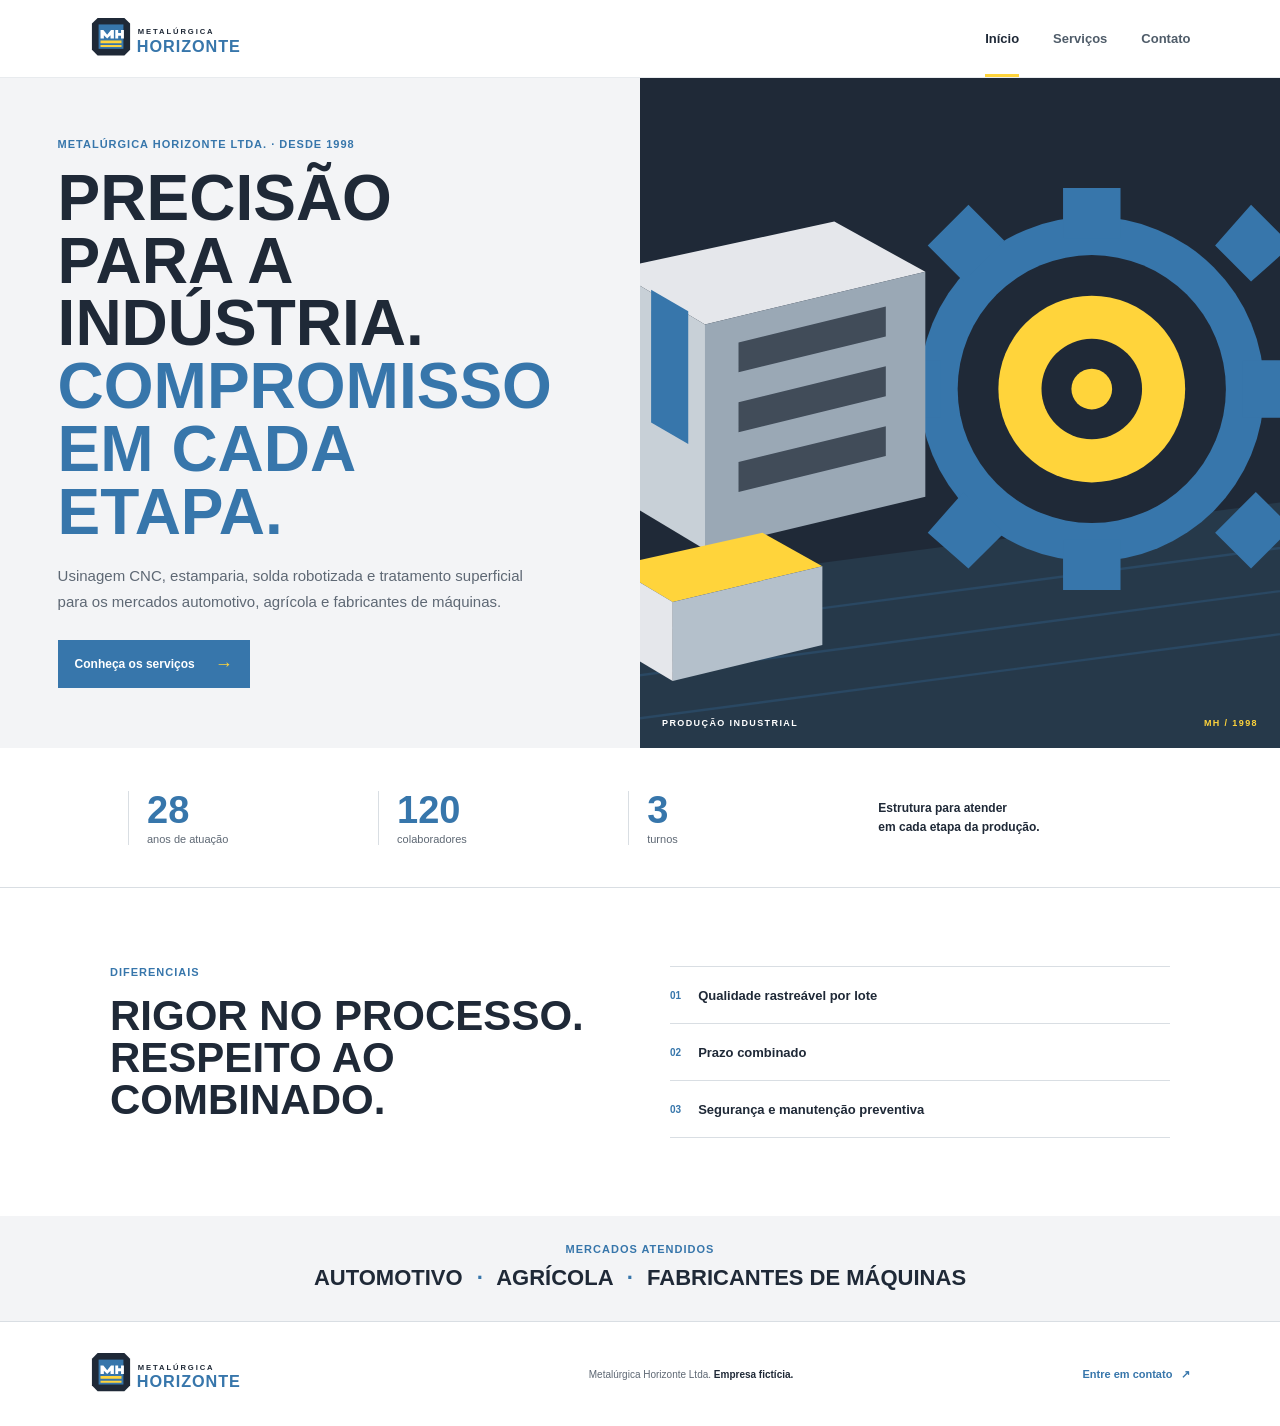
<file: index.html>
<!doctype html>
<html lang="pt-BR">
<head>
  <meta charset="utf-8">
  <meta name="viewport" content="width=device-width, initial-scale=1">
  <meta name="description" content="Metalúrgica Horizonte Ltda.: usinagem CNC, estamparia, solda robotizada e tratamento superficial desde 1998.">
  <title>Início | Metalúrgica Horizonte Ltda.</title>
  <link rel="icon" href="favicon.svg" type="image/svg+xml">
  <link rel="stylesheet" href="styles.css">
</head>
<body>
  <header class="site-header">
    <a class="wordmark" href="index.html" aria-label="Metalúrgica Horizonte, início"><img src="logo.svg" alt="Metalúrgica Horizonte"></a>
    <nav aria-label="Navegação principal">
      <a href="index.html" aria-current="page">Início</a>
      <a href="servicos.html">Serviços</a>
      <a href="contato.html">Contato</a>
    </nav>
  </header>
  <main>
    <section class="home-hero">
      <div class="hero-copy">
        <p class="eyebrow">Metalúrgica Horizonte Ltda. <span>·</span> Desde 1998</p>
        <h1>Precisão para a indústria.<br><span>Compromisso em cada etapa.</span></h1>
        <p>Usinagem CNC, estamparia, solda robotizada e tratamento superficial para os mercados automotivo, agrícola e fabricantes de máquinas.</p>
        <a class="button" href="servicos.html">Conheça os serviços <span aria-hidden="true">→</span></a>
      </div>
      <div class="hero-art">
        <img src="industria.svg" alt="Ilustração original de peças metálicas usinadas e uma engrenagem">
        <span class="art-label">PRODUÇÃO INDUSTRIAL <b>MH / 1998</b></span>
      </div>
    </section>
    <section class="numbers" aria-label="Metalúrgica Horizonte em números">
      <div><strong>28</strong><span>anos de atuação</span></div>
      <div><strong>120</strong><span>colaboradores</span></div>
      <div><strong>3</strong><span>turnos</span></div>
      <p>Estrutura para atender<br>em cada etapa da produção.</p>
    </section>
    <section class="home-details content-width">
      <div class="section-title"><p class="eyebrow">Diferenciais</p><h2>Rigor no processo.<br>Respeito ao combinado.</h2></div>
      <ul class="feature-list">
        <li><span>01</span>Qualidade rastreável por lote</li>
        <li><span>02</span>Prazo combinado</li>
        <li><span>03</span>Segurança e manutenção preventiva</li>
      </ul>
    </section>
    <section class="markets"><p class="eyebrow">Mercados atendidos</p><p>Automotivo <span>·</span> Agrícola <span>·</span> Fabricantes de máquinas</p></section>
  </main>
  <footer class="site-footer"><a class="wordmark" href="index.html" aria-label="Metalúrgica Horizonte, início"><img src="logo.svg" alt="Metalúrgica Horizonte"></a><p>Metalúrgica Horizonte Ltda. <strong>Empresa fictícia.</strong></p><a href="contato.html">Entre em contato <span aria-hidden="true">↗</span></a></footer>
</body>
</html>
</file>
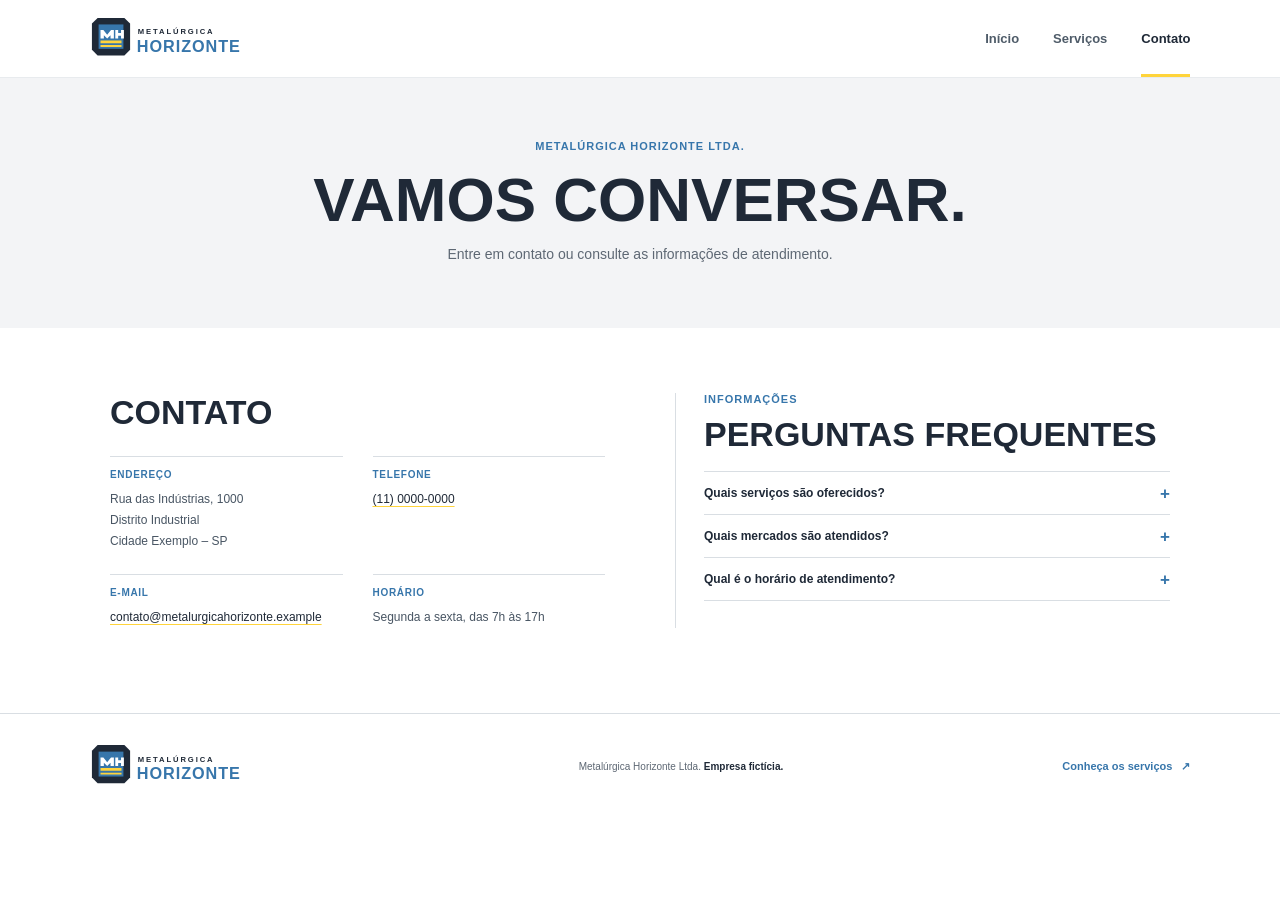
<file: contato.html>
<!doctype html>
<html lang="pt-BR">
<head>
  <meta charset="utf-8">
  <meta name="viewport" content="width=device-width, initial-scale=1">
  <meta name="description" content="Endereço, telefone, e-mail e horário de atendimento da Metalúrgica Horizonte Ltda., em Cidade Exemplo, SP.">
  <title>Contato | Metalúrgica Horizonte Ltda.</title>
  <link rel="icon" href="favicon.svg" type="image/svg+xml">
  <link rel="stylesheet" href="styles.css">
</head>
<body>
  <header class="site-header">
    <a class="wordmark" href="index.html" aria-label="Metalúrgica Horizonte, início"><img src="logo.svg" alt="Metalúrgica Horizonte"></a>
    <nav aria-label="Navegação principal">
      <a href="index.html">Início</a>
      <a href="servicos.html">Serviços</a>
      <a href="contato.html" aria-current="page">Contato</a>
    </nav>
  </header>
  <main>
    <section class="page-heading">
      <p class="eyebrow">Metalúrgica Horizonte Ltda.</p>
      <h1>Vamos conversar.</h1>
      <p>Entre em contato ou consulte as informações de atendimento.</p>
    </section>
    <section class="contact-layout content-width">
      <div class="contact-info">
        <h2>Contato</h2>
        <dl>
          <div><dt>Endereço</dt><dd>Rua das Indústrias, 1000<br>Distrito Industrial<br>Cidade Exemplo – SP</dd></div>
          <div><dt>Telefone</dt><dd><a href="tel:+551100000000">(11) 0000-0000</a></dd></div>
          <div><dt>E-mail</dt><dd><a href="mailto:contato@metalurgicahorizonte.example">contato@metalurgicahorizonte.example</a></dd></div>
          <div><dt>Horário</dt><dd>Segunda a sexta, das 7h às 17h</dd></div>
        </dl>
      </div>
      <aside class="faq" aria-labelledby="faq-title">
        <p class="eyebrow">Informações</p>
        <h2 id="faq-title">Perguntas frequentes</h2>
        <details><summary>Quais serviços são oferecidos?</summary><p>Usinagem CNC, estamparia, solda robotizada MIG/MAG, pintura eletrostática a pó e zincagem.</p></details>
        <details><summary>Quais mercados são atendidos?</summary><p>Automotivo, agrícola e fabricantes de máquinas.</p></details>
        <details><summary>Qual é o horário de atendimento?</summary><p>De segunda a sexta, das 7h às 17h.</p></details>
      </aside>
    </section>
  </main>
  <footer class="site-footer"><a class="wordmark" href="index.html" aria-label="Metalúrgica Horizonte, início"><img src="logo.svg" alt="Metalúrgica Horizonte"></a><p>Metalúrgica Horizonte Ltda. <strong>Empresa fictícia.</strong></p><a href="servicos.html">Conheça os serviços <span aria-hidden="true">↗</span></a></footer>
</body>
</html>
</file>
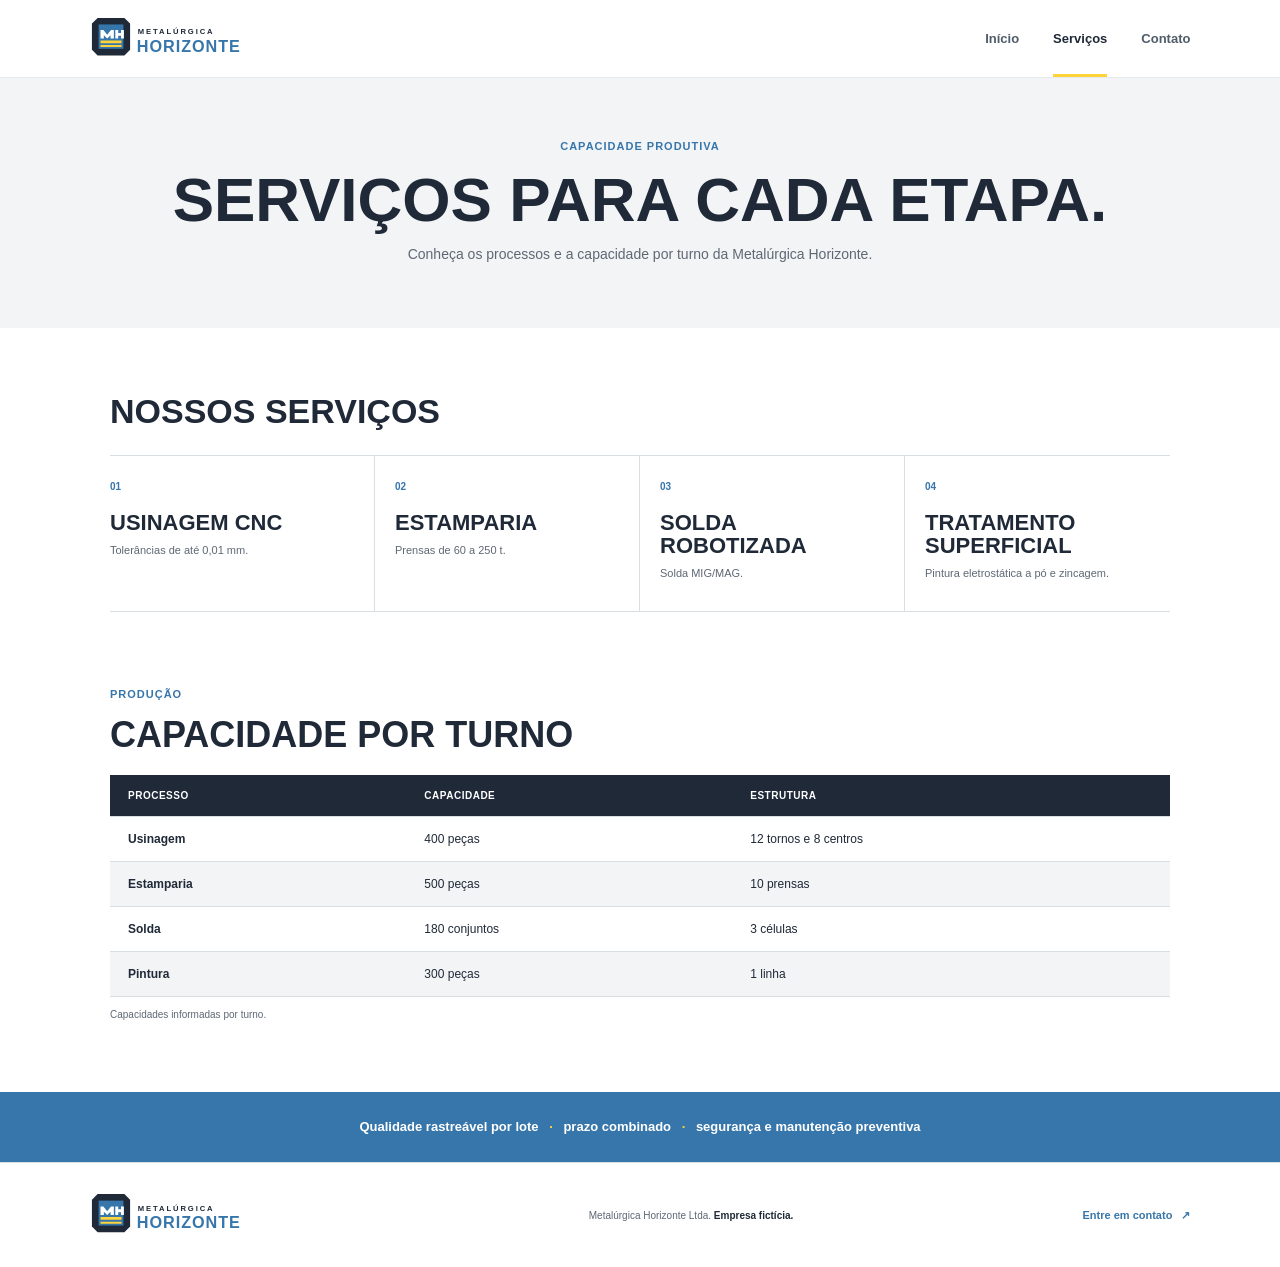
<file: servicos.html>
<!doctype html>
<html lang="pt-BR">
<head>
  <meta charset="utf-8">
  <meta name="viewport" content="width=device-width, initial-scale=1">
  <meta name="description" content="Serviços de usinagem CNC, estamparia, solda robotizada MIG/MAG e tratamento superficial da Metalúrgica Horizonte.">
  <title>Serviços | Metalúrgica Horizonte Ltda.</title>
  <link rel="icon" href="favicon.svg" type="image/svg+xml">
  <link rel="stylesheet" href="styles.css">
</head>
<body>
  <header class="site-header">
    <a class="wordmark" href="index.html" aria-label="Metalúrgica Horizonte, início"><img src="logo.svg" alt="Metalúrgica Horizonte"></a>
    <nav aria-label="Navegação principal">
      <a href="index.html">Início</a>
      <a href="servicos.html" aria-current="page">Serviços</a>
      <a href="contato.html">Contato</a>
    </nav>
  </header>
  <main>
    <section class="page-heading">
      <p class="eyebrow">Capacidade produtiva</p>
      <h1>Serviços para cada etapa.</h1>
      <p>Conheça os processos e a capacidade por turno da Metalúrgica Horizonte.</p>
    </section>
    <section class="services content-width" aria-labelledby="services-title">
      <h2 id="services-title">Nossos serviços</h2>
      <div class="service-grid">
        <article><span>01</span><h3>Usinagem CNC</h3><p>Tolerâncias de até 0,01 mm.</p></article>
        <article><span>02</span><h3>Estamparia</h3><p>Prensas de 60 a 250 t.</p></article>
        <article><span>03</span><h3>Solda robotizada</h3><p>Solda MIG/MAG.</p></article>
        <article><span>04</span><h3>Tratamento superficial</h3><p>Pintura eletrostática a pó e zincagem.</p></article>
      </div>
    </section>
    <section class="capacity content-width" aria-labelledby="capacity-title">
      <div class="section-title"><p class="eyebrow">Produção</p><h2 id="capacity-title">Capacidade por turno</h2></div>
      <div class="table-scroll" tabindex="0" role="region" aria-label="Tabela de capacidade por turno">
        <table>
          <thead><tr><th scope="col">Processo</th><th scope="col">Capacidade</th><th scope="col">Estrutura</th></tr></thead>
          <tbody>
            <tr><th scope="row">Usinagem</th><td>400 peças</td><td>12 tornos e 8 centros</td></tr>
            <tr><th scope="row">Estamparia</th><td>500 peças</td><td>10 prensas</td></tr>
            <tr><th scope="row">Solda</th><td>180 conjuntos</td><td>3 células</td></tr>
            <tr><th scope="row">Pintura</th><td>300 peças</td><td>1 linha</td></tr>
          </tbody>
        </table>
      </div>
      <p class="table-note">Capacidades informadas por turno.</p>
    </section>
    <section class="service-note"><p>Qualidade rastreável por lote <span>·</span> prazo combinado <span>·</span> segurança e manutenção preventiva</p></section>
  </main>
  <footer class="site-footer"><a class="wordmark" href="index.html" aria-label="Metalúrgica Horizonte, início"><img src="logo.svg" alt="Metalúrgica Horizonte"></a><p>Metalúrgica Horizonte Ltda. <strong>Empresa fictícia.</strong></p><a href="contato.html">Entre em contato <span aria-hidden="true">↗</span></a></footer>
</body>
</html>
</file>
<file: styles.css>
:root {
  --blue: #3776AB;
  --yellow: #FFD43B;
  --ink: #1F2937;
  --light: #F3F4F6;
  --white: #FFFFFF;
  --muted: #5E6874;
  --line: #D9DEE3;
  --display: "Arial Narrow", "Trebuchet MS", sans-serif;
  --body: "Trebuchet MS", Arial, sans-serif;
}
* { box-sizing: border-box; }
html { scroll-behavior: smooth; }
body { margin: 0; color: var(--ink); background: var(--white); font-family: var(--body); }
a { color: inherit; }
.site-header { min-height: 78px; padding: 0 7%; display: flex; align-items: center; justify-content: space-between; gap: 24px; border-bottom: 1px solid #E8EBEE; }
.wordmark { width: 210px; display: inline-flex; flex: 0 0 auto; text-decoration: none; }
.wordmark img { width: 100%; height: auto; display: block; }
nav { display: flex; align-items: stretch; gap: 34px; align-self: stretch; }
nav a { display: inline-flex; align-items: center; position: relative; color: #4F5C69; font-size: 13px; font-weight: 600; text-decoration: none; }
nav a:hover, nav a[aria-current="page"] { color: var(--ink); }
nav a[aria-current="page"]::after { height: 3px; position: absolute; right: 0; bottom: 0; left: 0; background: var(--yellow); content: ""; }
.home-hero { min-height: 510px; display: grid; grid-template-columns: 1fr 1fr; background: var(--light); }
.hero-copy { max-width: 690px; align-self: center; justify-self: end; padding: 60px 9%; }
.eyebrow { margin: 0 0 17px; color: var(--blue); font-size: 11px; font-weight: 700; letter-spacing: 1px; text-transform: uppercase; }
h1, h2, h3 { margin-top: 0; font-family: var(--display); font-weight: 700; letter-spacing: 0; text-transform: uppercase; }
.hero-copy h1 { margin-bottom: 20px; font-size: clamp(43px, 5vw, 68px); line-height: .98; }
.hero-copy h1 span { color: var(--blue); }
.hero-copy > p:not(.eyebrow) { max-width: 480px; margin-bottom: 26px; color: var(--muted); font-size: 15px; line-height: 1.7; }
.button { min-height: 48px; display: inline-flex; align-items: center; gap: 20px; padding: 0 17px; color: var(--white); background: var(--blue); font-size: 12px; font-weight: 700; text-decoration: none; }
.button:hover { background: var(--ink); }
.button span { color: var(--yellow); font-size: 18px; }
.hero-art { min-height: 510px; position: relative; overflow: hidden; background: var(--ink); }
.hero-art img { width: 100%; height: 100%; position: absolute; inset: 0; object-fit: cover; }
.art-label { position: absolute; right: 22px; bottom: 20px; left: 22px; display: flex; justify-content: space-between; gap: 12px; color: var(--white); font-size: 9px; font-weight: 700; letter-spacing: 1.4px; }
.art-label b { color: var(--yellow); }
.numbers { min-height: 140px; padding: 25px 10%; display: grid; grid-template-columns: repeat(3, 1fr) 1.2fr; align-items: center; gap: 22px; border-bottom: 1px solid var(--line); }
.numbers div { display: flex; flex-direction: column; gap: 4px; padding-left: 18px; border-left: 1px solid var(--line); }
.numbers div strong { color: var(--blue); font: 700 38px/1 var(--display); }
.numbers div span { color: var(--muted); font-size: 11px; }
.numbers > p { margin: 0; color: var(--ink); font-size: 12px; font-weight: 600; line-height: 1.6; }
.content-width { width: min(1060px, 84%); margin: 0 auto; }
.home-details { padding-top: 78px; padding-bottom: 78px; display: grid; grid-template-columns: 1fr 1fr; gap: 60px; }
.section-title h2 { margin: 0; font-size: 42px; line-height: 1; }
.feature-list { margin: 0; padding: 0; list-style: none; border-top: 1px solid var(--line); }
.feature-list li { min-height: 57px; display: flex; align-items: center; gap: 17px; border-bottom: 1px solid var(--line); font-size: 13px; font-weight: 600; }
.feature-list li span { color: var(--blue); font-size: 10px; }
.markets { padding: 27px 8%; text-align: center; background: var(--light); }
.markets .eyebrow { margin-bottom: 8px; }
.markets > p:last-child { margin: 0; font: 700 22px/1.4 var(--display); text-transform: uppercase; }
.markets > p:last-child span { padding: 0 8px; color: var(--blue); }
.page-heading { min-height: 250px; padding: 58px 8%; display: flex; flex-direction: column; align-items: center; justify-content: center; text-align: center; background: var(--light); }
.page-heading h1 { margin: 0 0 12px; font-size: clamp(42px, 5vw, 62px); line-height: 1; }
.page-heading > p:last-child { max-width: 570px; margin: 0; color: var(--muted); font-size: 14px; line-height: 1.65; }
.services { padding-top: 64px; padding-bottom: 58px; }
.services > h2, .contact-info > h2, .faq > h2 { margin-bottom: 24px; font-size: 34px; }
.service-grid { display: grid; grid-template-columns: repeat(4, 1fr); border-top: 1px solid var(--line); border-bottom: 1px solid var(--line); }
.service-grid article { min-height: 155px; padding: 20px; border-right: 1px solid var(--line); }
.service-grid article:first-child { padding-left: 0; }
.service-grid article:last-child { border-right: 0; }
.service-grid article > span { color: var(--blue); font-size: 10px; font-weight: 700; }
.service-grid h3 { margin: 17px 0 8px; font-size: 22px; line-height: 1.05; }
.service-grid p { margin: 0; color: var(--muted); font-size: 11px; line-height: 1.5; }
.capacity { padding-top: 18px; padding-bottom: 72px; }
.capacity .section-title { margin-bottom: 22px; }
.capacity .section-title h2 { font-size: 36px; }
.table-scroll { overflow-x: auto; }
table { width: 100%; border-collapse: collapse; text-align: left; }
th, td { padding: 15px 18px; border-bottom: 1px solid var(--line); font-size: 12px; }
thead th { color: var(--white); background: var(--ink); font-size: 10px; letter-spacing: .5px; text-transform: uppercase; }
tbody th { font-weight: 700; }
tbody tr:nth-child(even) { background: var(--light); }
.table-note { margin: 12px 0 0; color: var(--muted); font-size: 10px; }
.service-note { padding: 24px 8%; color: var(--white); background: var(--blue); text-align: center; }
.service-note p { margin: 0; font-size: 13px; font-weight: 600; line-height: 1.7; }
.service-note span { padding: 0 7px; color: var(--yellow); }
.contact-layout { padding-top: 65px; padding-bottom: 85px; display: grid; grid-template-columns: 1fr 1fr; gap: 70px; }
.contact-info dl { margin: 0; display: grid; grid-template-columns: 1fr 1fr; gap: 22px 30px; }
.contact-info dl > div { padding-top: 12px; border-top: 1px solid var(--line); }
.contact-info dt { margin-bottom: 9px; color: var(--blue); font-size: 10px; font-weight: 700; letter-spacing: .7px; text-transform: uppercase; }
.contact-info dd { margin: 0; color: #485563; font-size: 12px; line-height: 1.75; overflow-wrap: anywhere; }
.contact-info dd a { color: var(--ink); text-decoration-color: var(--yellow); text-underline-offset: 3px; }
.faq { padding-left: 28px; border-left: 1px solid var(--line); }
.faq .eyebrow { margin-bottom: 10px; }
.faq > h2 { margin-bottom: 17px; }
.faq details { border-top: 1px solid var(--line); }
.faq details:last-child { border-bottom: 1px solid var(--line); }
.faq summary { padding: 14px 24px 14px 0; position: relative; cursor: pointer; font-size: 12px; font-weight: 700; list-style: none; }
.faq summary::-webkit-details-marker { display: none; }
.faq summary::after { position: absolute; top: 12px; right: 0; color: var(--blue); content: "+"; font-size: 17px; }
.faq details[open] summary::after { content: "−"; }
.faq details p { margin: -2px 25px 14px 0; color: var(--muted); font-size: 11px; line-height: 1.6; }
.site-footer { min-height: 105px; padding: 22px 7%; display: flex; align-items: center; justify-content: space-between; gap: 20px; border-top: 1px solid var(--line); }
.site-footer > p { margin: 0; color: var(--muted); font-size: 10px; }
.site-footer > p strong { color: var(--ink); }
.site-footer > a:last-child { color: var(--blue); font-size: 11px; font-weight: 700; text-decoration: none; white-space: nowrap; }
.site-footer > a:last-child span { padding-left: 6px; }
@media (max-width: 760px) {
  .site-header { min-height: 70px; padding: 0 5%; }
  nav { gap: 19px; }
  nav a { font-size: 12px; }
  .home-hero { grid-template-columns: 1fr; }
  .hero-copy { width: 100%; justify-self: stretch; padding: 55px 8% 42px; }
  .hero-copy h1 { font-size: clamp(45px, 11vw, 65px); }
  .hero-art { min-height: 340px; }
  .numbers { grid-template-columns: repeat(3, 1fr); padding: 22px 7%; gap: 14px; }
  .numbers > p { grid-column: 1 / -1; }
  .numbers div { padding-left: 11px; }
  .numbers div strong { font-size: 32px; }
  .content-width { width: 86%; }
  .home-details { padding-top: 55px; padding-bottom: 55px; grid-template-columns: 1fr; gap: 25px; }
  .section-title h2 { font-size: 36px; }
  .service-grid { grid-template-columns: 1fr 1fr; }
  .service-grid article { min-height: 130px; padding: 16px; border-bottom: 1px solid var(--line); }
  .service-grid article:first-child, .service-grid article:nth-child(3) { padding-left: 16px; }
  .service-grid article:nth-child(2) { border-right: 0; }
  .service-grid article:nth-child(3), .service-grid article:last-child { border-bottom: 0; }
  .service-grid h3 { margin-top: 12px; font-size: 20px; }
  .capacity .section-title h2 { font-size: 32px; }
  th, td { min-width: 125px; padding: 13px 12px; font-size: 11px; }
  .contact-layout { grid-template-columns: 1fr; gap: 38px; }
  .faq { padding: 25px 0 0; border-top: 1px solid var(--line); border-left: 0; }
  .site-footer { flex-wrap: wrap; }
  .site-footer > p { order: 3; width: 100%; }
}
@media (max-width: 420px) {
  .site-header { gap: 12px; }
  .wordmark { width: 165px; }
  nav { gap: 12px; }
  nav a { font-size: 10px; }
  .contact-info dl { grid-template-columns: 1fr; gap: 16px; }
  .markets > p:last-child { font-size: 18px; }
}
@media (prefers-reduced-motion: reduce) {
  *, *::before, *::after { scroll-behavior: auto !important; }
}
</file>
